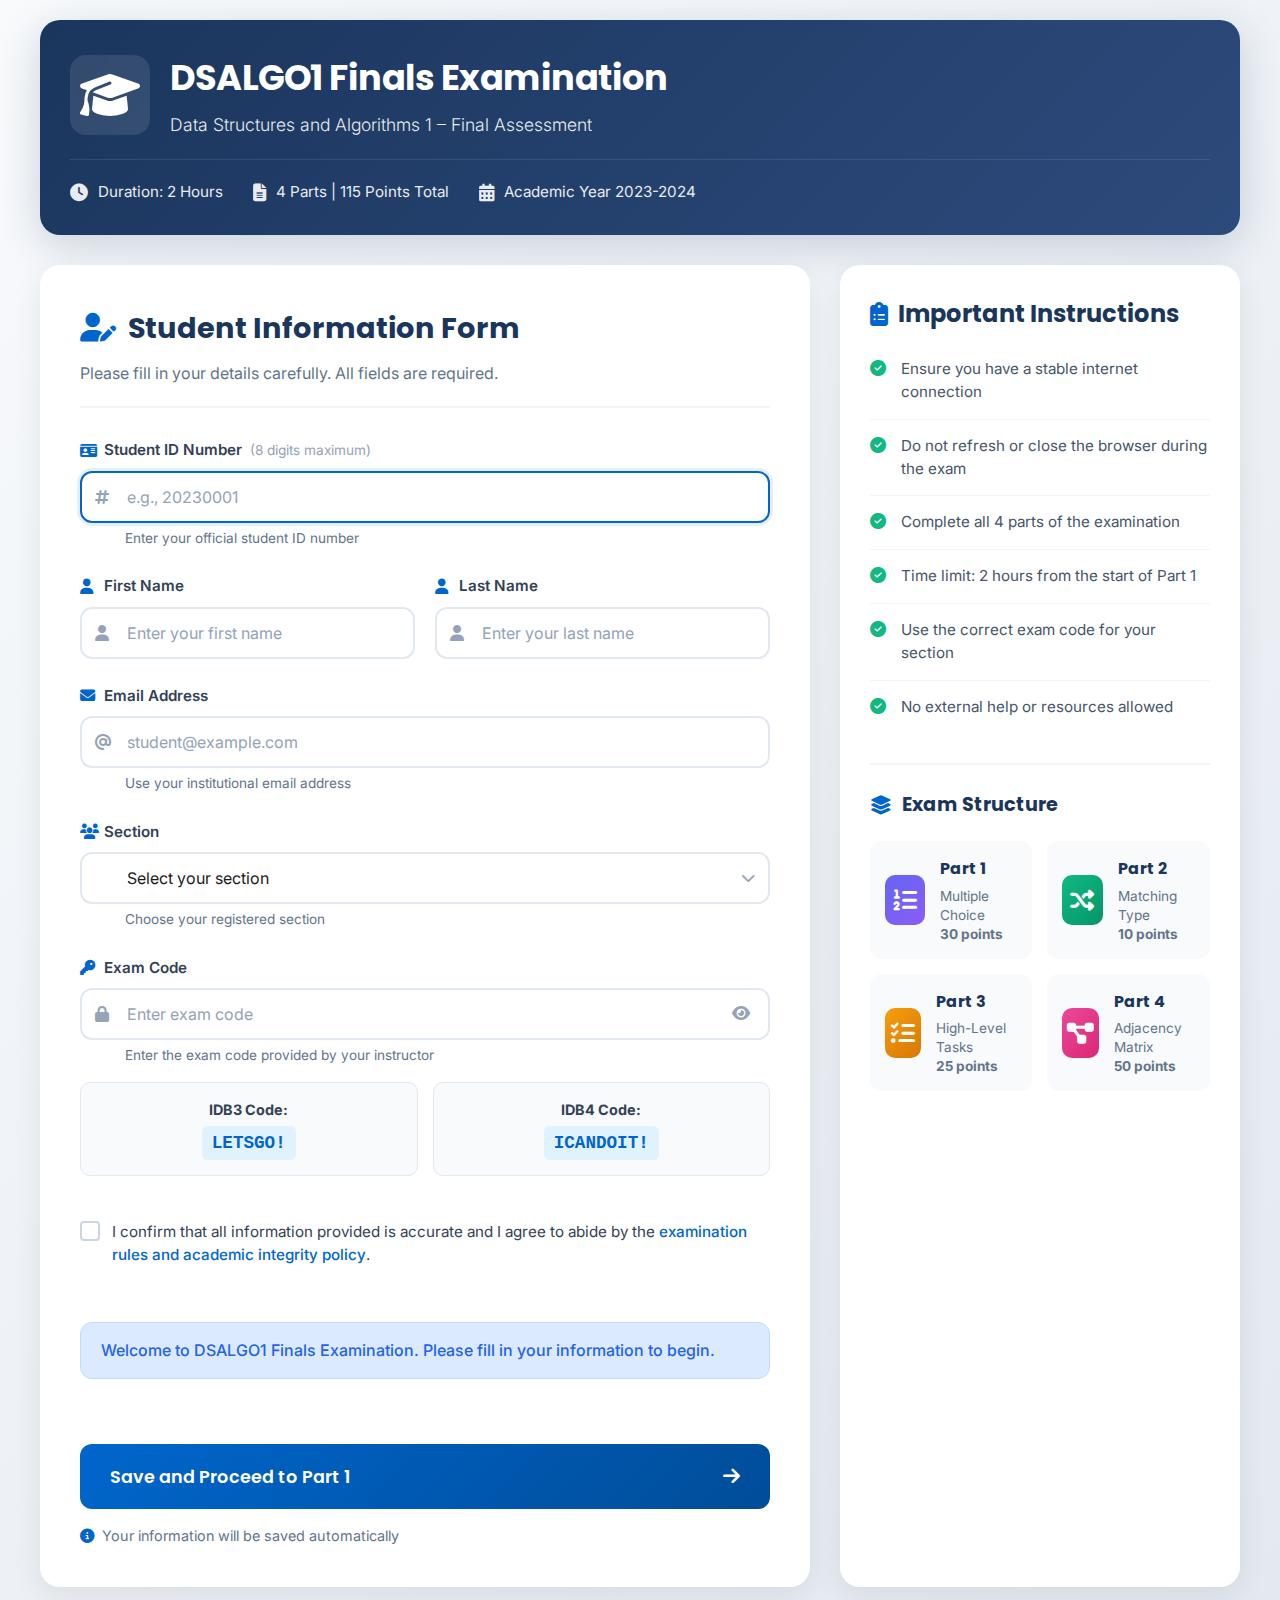
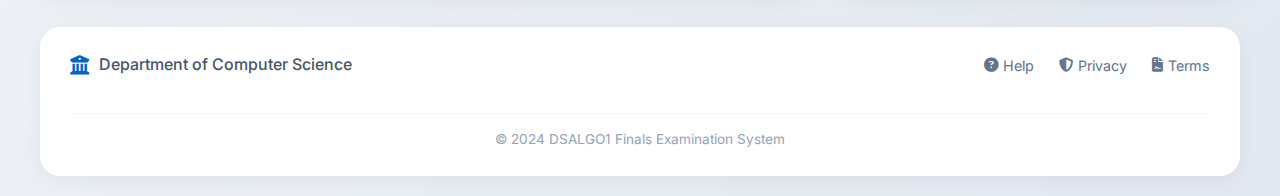
<file: public/activity/dsalgo1/index.html>
<!DOCTYPE html>
<html lang="en">
<head>
    <meta charset="UTF-8">
    <title>DSALGO1 Finals – Student Information</title>
    <meta name="viewport" content="width=device-width, initial-scale=1.0">
    <link rel="stylesheet" href="css/dsalgo1-finals-info.css">
    <link rel="stylesheet" href="https://cdnjs.cloudflare.com/ajax/libs/font-awesome/6.4.0/css/all.min.css">
    <link rel="preconnect" href="https://fonts.googleapis.com">
    <link rel="preconnect" href="https://fonts.gstatic.com" crossorigin>
    <link href="https://fonts.googleapis.com/css2?family=Inter:wght@300;400;500;600;700&family=Poppins:wght@400;500;600;700&display=swap" rel="stylesheet">
</head>
<body>
    <div class="container">
        <!-- Header Section -->
        <header class="exam-header">
            <div class="header-content">
                <div class="exam-icon">
                    <i class="fas fa-graduation-cap"></i>
                </div>
                <div>
                    <h1 class="exam-title">DSALGO1 Finals Examination</h1>
                    <p class="exam-subtitle">Data Structures and Algorithms 1 – Final Assessment</p>
                </div>
            </div>
            <div class="exam-meta">
                <div class="meta-item">
                    <i class="fas fa-clock"></i>
                    <span>Duration: 2 Hours</span>
                </div>
                <div class="meta-item">
                    <i class="fas fa-file-alt"></i>
                    <span>4 Parts | 115 Points Total</span>
                </div>
                <div class="meta-item">
                    <i class="fas fa-calendar-alt"></i>
                    <span>Academic Year 2023-2024</span>
                </div>
            </div>
        </header>

        <!-- Information Form -->
        <main class="main-content">
            <div class="info-card">
                <div class="card-header">
                    <h2><i class="fas fa-user-edit"></i> Student Information Form</h2>
                    <p class="card-subtitle">Please fill in your details carefully. All fields are required.</p>
                </div>

                <form id="infoForm" class="info-form">
                    <input type="hidden" name="examID" id="examID" value="dsalgo1-finals">

                    <!-- Student ID -->
                    <div class="form-group">
                        <label for="studentIDNumber" class="form-label">
                            <i class="fas fa-id-card"></i> Student ID Number
                            <span class="label-helper">(8 digits maximum)</span>
                        </label>
                        <div class="input-with-icon">
                            <i class="fas fa-hashtag input-icon"></i>
                            <input type="text" id="studentIDNumber" name="studentIDNumber"
                                   placeholder="e.g., 20230001" required
                                   maxlength="8" pattern="\d{1,8}"
                                   class="form-input">
                        </div>
                        <div class="form-hint">Enter your official student ID number</div>
                    </div>

                    <!-- Name Fields -->
                    <div class="form-row">
                        <div class="form-group">
                            <label for="firstName" class="form-label">
                                <i class="fas fa-user"></i> First Name
                            </label>
                            <div class="input-with-icon">
                                <i class="fas fa-user input-icon"></i>
                                <input type="text" id="firstName" name="firstName"
                                       placeholder="Enter your first name" required
                                       maxlength="30" class="form-input">
                            </div>
                        </div>
                        <div class="form-group">
                            <label for="lastName" class="form-label">
                                <i class="fas fa-user"></i> Last Name
                            </label>
                            <div class="input-with-icon">
                                <i class="fas fa-user input-icon"></i>
                                <input type="text" id="lastName" name="lastName"
                                       placeholder="Enter your last name" required
                                       maxlength="30" class="form-input">
                            </div>
                        </div>
                    </div>

                    <!-- Email -->
                    <div class="form-group">
                        <label for="email" class="form-label">
                            <i class="fas fa-envelope"></i> Email Address
                        </label>
                        <div class="input-with-icon">
                            <i class="fas fa-at input-icon"></i>
                            <input type="email" id="email" name="email"
                                   placeholder="student@example.com" required
                                   maxlength="50" class="form-input">
                        </div>
                        <div class="form-hint">Use your institutional email address</div>
                    </div>

                    <!-- Section Selection -->
                    <div class="form-group">
                        <label for="section" class="form-label">
                            <i class="fas fa-users"></i> Section
                        </label>
                        <div class="select-wrapper">
                            <i class="fas fa-chevron-down select-icon"></i>
                            <select id="section" name="section" required class="form-select">
                                <option value="">Select your section</option>
                                <option value="IDB3">IDB3 - Data Structures & Algorithms 1</option>
                                <option value="IDB4">IDB4 - Data Structures & Algorithms 1</option>
                            </select>
                        </div>
                        <div class="form-hint">Choose your registered section</div>
                    </div>

                    <!-- Exam Code -->
                    <div class="form-group">
                        <label for="examCode" class="form-label">
                            <i class="fas fa-key"></i> Exam Code
                        </label>
                        <div class="input-with-icon">
                            <i class="fas fa-lock input-icon"></i>
                            <input type="password" id="examCode" name="examCode"
                                   placeholder="Enter exam code" required
                                   maxlength="12" autocomplete="off"
                                   class="form-input">
                            <button type="button" class="toggle-password" id="togglePassword">
                                <i class="fas fa-eye"></i>
                            </button>
                        </div>
                        <div class="form-hint" id="examCodeHint">
                            Enter the exam code provided by your instructor
                        </div>
                        <div class="section-codes">
                            <div class="code-item" data-section="IDB3">
                                <strong>IDB3 Code:</strong> <code>LETSGO!</code>
                            </div>
                            <div class="code-item" data-section="IDB4">
                                <strong>IDB4 Code:</strong> <code>ICANDOIT!</code>
                            </div>
                        </div>
                    </div>

                    <!-- Terms and Conditions -->
                    <div class="terms-group">
                        <label class="checkbox-container">
                            <input type="checkbox" id="agreeTerms" name="agreeTerms" required>
                            <span class="checkmark"></span>
                            <span class="checkbox-label">
                                I confirm that all information provided is accurate and I agree to abide by the
                                <a href="#" class="terms-link">examination rules and academic integrity policy</a>.
                            </span>
                        </label>
                    </div>

                    <!-- Message Display -->
                    <div id="message" class="message-container"></div>

                    <!-- Submit Button -->
                    <div class="form-actions">
                        <button type="submit" class="submit-button" id="submitBtn">
                            <span class="button-text">Save and Proceed to Part 1</span>
                            <span class="button-icon">
                                <i class="fas fa-arrow-right"></i>
                            </span>
                        </button>
                        
                        <div class="action-help">
                            <i class="fas fa-info-circle"></i>
                            <span>Your information will be saved automatically</span>
                        </div>
                    </div>
                </form>
            </div>

            <!-- Instructions Panel -->
            <div class="instructions-card">
                <h3><i class="fas fa-clipboard-list"></i> Important Instructions</h3>
                <ul class="instructions-list">
                    <li>
                        <i class="fas fa-check-circle"></i>
                        <span>Ensure you have a stable internet connection</span>
                    </li>
                    <li>
                        <i class="fas fa-check-circle"></i>
                        <span>Do not refresh or close the browser during the exam</span>
                    </li>
                    <li>
                        <i class="fas fa-check-circle"></i>
                        <span>Complete all 4 parts of the examination</span>
                    </li>
                    <li>
                        <i class="fas fa-check-circle"></i>
                        <span>Time limit: 2 hours from the start of Part 1</span>
                    </li>
                    <li>
                        <i class="fas fa-check-circle"></i>
                        <span>Use the correct exam code for your section</span>
                    </li>
                    <li>
                        <i class="fas fa-check-circle"></i>
                        <span>No external help or resources allowed</span>
                    </li>
                </ul>
                
                <div class="exam-structure">
                    <h4><i class="fas fa-layer-group"></i> Exam Structure</h4>
                    <div class="structure-grid">
                        <div class="structure-item">
                            <div class="structure-icon part1">
                                <i class="fas fa-list-ol"></i>
                            </div>
                            <div class="structure-details">
                                <h5>Part 1</h5>
                                <p>Multiple Choice<br><strong>30 points</strong></p>
                            </div>
                        </div>
                        <div class="structure-item">
                            <div class="structure-icon part2">
                                <i class="fas fa-random"></i>
                            </div>
                            <div class="structure-details">
                                <h5>Part 2</h5>
                                <p>Matching Type<br><strong>10 points</strong></p>
                            </div>
                        </div>
                        <div class="structure-item">
                            <div class="structure-icon part3">
                                <i class="fas fa-tasks"></i>
                            </div>
                            <div class="structure-details">
                                <h5>Part 3</h5>
                                <p>High-Level Tasks<br><strong>25 points</strong></p>
                            </div>
                        </div>
                        <div class="structure-item">
                            <div class="structure-icon part4">
                                <i class="fas fa-project-diagram"></i>
                            </div>
                            <div class="structure-details">
                                <h5>Part 4</h5>
                                <p>Adjacency Matrix<br><strong>50 points</strong></p>
                            </div>
                        </div>
                    </div>
                </div>
            </div>
        </main>

        <!-- Footer -->
        <footer class="footer">
            <div class="footer-content">
                <div class="footer-logo">
                    <i class="fas fa-university"></i>
                    <span>Department of Computer Science</span>
                </div>
                <div class="footer-links">
                    <a href="#" class="footer-link"><i class="fas fa-question-circle"></i> Help</a>
                    <a href="#" class="footer-link"><i class="fas fa-shield-alt"></i> Privacy</a>
                    <a href="#" class="footer-link"><i class="fas fa-file-contract"></i> Terms</a>
                </div>
                <div class="footer-copyright">
                    &copy; 2024 DSALGO1 Finals Examination System
                </div>
            </div>
        </footer>

        <!-- Loading Overlay -->
        <div class="loading-overlay" id="loadingOverlay">
            <div class="loading-spinner"></div>
            <p>Loading your information...</p>
        </div>
    </div>

    <script src="js/dsalgo1-finals-info.js"></script>
</body>
</html>
</file>
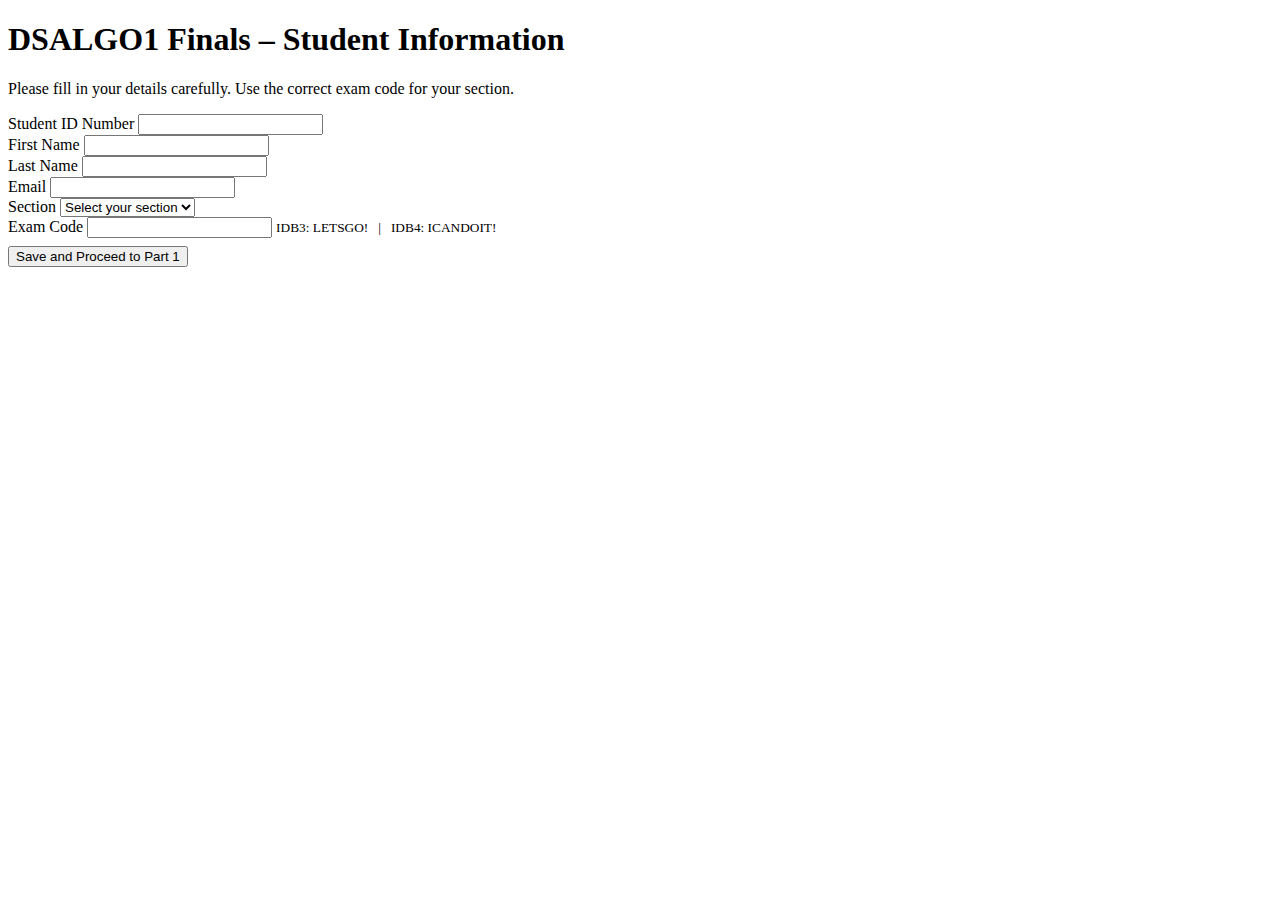
<file: public/activity/dsalgo1/dsalgo1-finals-info.html>
<!DOCTYPE html>
<html lang="en">
<head>
    <meta charset="UTF-8">
    <title>DSALGO1 Finals – Information</title>
    <meta name="viewport" content="width=device-width, initial-scale=1.0">
    <!-- You can plug in your global CSS here -->
    <!-- <link rel="stylesheet" href="/css/main.css"> -->
</head>
<body>
    <main>
        <h1>DSALGO1 Finals – Student Information</h1>
        <p>Please fill in your details carefully. Use the correct exam code for your section.</p>

        <form id="infoForm">
            <!-- Hidden examID -->
            <input type="hidden" name="examID" id="examID" value="dsalgo1-finals">

            <div>
                <label for="studentIDNumber">Student ID Number</label>
                <input type="text" id="studentIDNumber" name="studentIDNumber" required>
            </div>

            <div>
                <label for="firstName">First Name</label>
                <input type="text" id="firstName" name="firstName" required>
            </div>

            <div>
                <label for="lastName">Last Name</label>
                <input type="text" id="lastName" name="lastName" required>
            </div>

            <div>
                <label for="email">Email</label>
                <input type="email" id="email" name="email" required>
            </div>

            <div>
                <label for="section">Section</label>
                <select id="section" name="section" required>
                    <option value="">Select your section</option>
                    <option value="IDB3">IDB3</option>
                    <option value="IDB4">IDB4</option>
                </select>
            </div>

            <div>
                <label for="examCode">Exam Code</label>
                <input type="text" id="examCode" name="examCode" required>
                <small>
                    IDB3: LETSGO! &nbsp; | &nbsp; IDB4: ICANDOIT!
                </small>
            </div>

            <div id="message" style="color: red; margin-top: 0.5rem;"></div>

            <button type="submit">Save and Proceed to Part 1</button>
        </form>
    </main>

    <script>
        async function loadExistingInfo(studentIDNumber) {
            const examID = document.getElementById('examID').value;

            try {
                const res = await fetch('/activity/dsalgo1-finals/load', {
                    method: 'POST',
                    headers: { 'Content-Type': 'application/json' },
                    body: JSON.stringify({ examID, studentIDNumber })
                });

                const data = await res.json();
                if (!data.success || !data.data) {
                    return;
                }

                const doc = data.data;

                if (doc.firstName) document.getElementById('firstName').value = doc.firstName;
                if (doc.lastName) document.getElementById('lastName').value = doc.lastName;
                if (doc.email) document.getElementById('email').value = doc.email;
                if (doc.section) document.getElementById('section').value = doc.section;
                if (doc.examCode) document.getElementById('examCode').value = doc.examCode;
            } catch (err) {
                console.error('Load error:', err);
            }
        }

        document.getElementById('studentIDNumber').addEventListener('blur', (e) => {
            const id = e.target.value.trim();
            if (id) {
                loadExistingInfo(id);
            }
        });

        document.getElementById('infoForm').addEventListener('submit', async (e) => {
            e.preventDefault();
            const messageEl = document.getElementById('message');
            messageEl.textContent = '';

            const examID = document.getElementById('examID').value;
            const studentIDNumber = document.getElementById('studentIDNumber').value.trim();
            const firstName = document.getElementById('firstName').value.trim();
            const lastName = document.getElementById('lastName').value.trim();
            const email = document.getElementById('email').value.trim();
            const section = document.getElementById('section').value;
            const examCode = document.getElementById('examCode').value.trim();

            if (!studentIDNumber || !firstName || !lastName || !email || !section || !examCode) {
                messageEl.textContent = 'Please complete all fields.';
                return;
            }

            const payload = {
                examID,
                studentIDNumber,
                firstName,
                lastName,
                email,
                section,
                examCode,
                pageNumber: 0,
                answers: {} // nothing yet for answers
            };

            try {
                const res = await fetch('/activity/dsalgo1-finals/save-page', {
                    method: 'POST',
                    headers: { 'Content-Type': 'application/json' },
                    body: JSON.stringify(payload)
                });

                const data = await res.json();
                if (!data.success) {
                    messageEl.textContent = data.message || 'Failed to save. Please try again.';
                    return;
                }

                // redirect to Part 1 (MCQ page)
                window.location.href = '/activity/dsalgo1-finals-part1.html';
            } catch (err) {
                console.error('Save error:', err);
                messageEl.textContent = 'An error occurred while saving. Please try again.';
            }
        });
    </script>
</body>
</html>
</file>
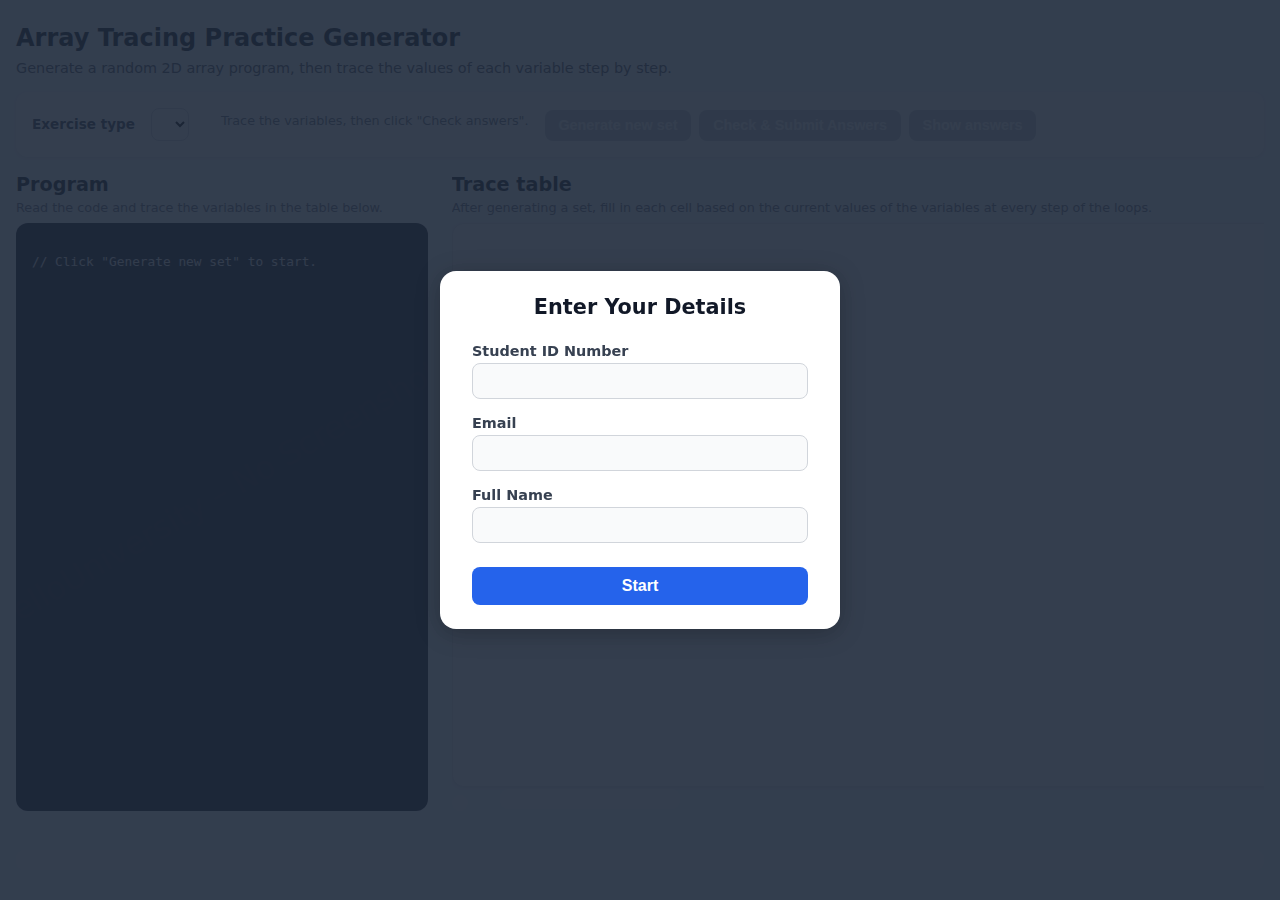
<file: public/activity/java/array-trace.html>
<!DOCTYPE html>
<html lang="en">
<head>
    <meta charset="UTF-8">
    <meta name="viewport" content="width=device-width, initial-scale=1.0">
    <title>HelloUniversity – Array Tracing Practice</title>
    <link rel="stylesheet" href="css/array-trace.css">
</head>
<body>
    <main class="page">
        <header class="page-header">
            <h1>Array Tracing Practice Generator</h1>
            <p>
                Generate a random 2D array program, then trace the values
                of each variable step by step.
            </p>
        </header>

        <section class="controls" aria-label="Tracing controls">
            <div class="control-row" style="flex-direction: row; align-items: center; gap: 1rem;">
                <label for="template-select">Exercise type</label>
                <select id="template-select">
                    <!-- Populated by JavaScript -->
                </select>
                <span class="section-note" style="margin-left: 1rem;">
                    Trace the variables, then click "Check answers".
                </span>
            </div>

            <div class="control-row buttons-row">
                <button id="generate-btn" type="button">
                    Generate new set
                </button>
                <button id="check-answers-btn" type="button" disabled>
                    Check &amp; Submit Answers
                </button>
                <button id="show-answers-btn" type="button" disabled>
                    Show answers
                </button>
            </div>
        </section>

        <!-- Flex container for code and trace table -->
        <div class="main-flex">
            <section class="code-section">
                <h2>Program</h2>
                <p class="section-note">
                    Read the code and trace the variables in the table below.
                </p>
                <pre class="code-block" oncontextmenu="return false;">
<code id="code-snippet">
// Click "Generate new set" to start.
</code>
                </pre>
            </section>

            <section class="trace-section">
                <h2>Trace table</h2>
                <p id="trace-description" class="section-note">
                    After generating a set, fill in each cell based on the current
                    values of the variables at every step of the loops.
                </p>
                <div id="table-container" class="table-container">
                    <!-- Table injected here -->
                </div>

                <div class="result-row" style="display: flex; align-items: center; gap: 2rem;">
                    <div id="result-summary" class="result-summary">
                        <!-- Final totals / pass count summary -->
                    </div>
                    <span id="message" class="message" style="min-width: 180px;"></span>
                </div>
            </section>
        </div>

        <section class="feedback-section">
            <p id="message" class="message"></p>
        </section>
    </main>

    <!-- User Info Modal -->
    <div id="tracing-modal" style="display: none;">
        <form id="tracing-form" class="modal-form" autocomplete="off" novalidate>
            <h2>Enter Your Details</h2>
            <label>
                Student ID Number
                <input type="text" name="studentIDNumber" required autocomplete="off" />
            </label>
            <label>
                Email
                <input type="email" name="email" required autocomplete="off" />
            </label>
            <label>
                Full Name
                <input type="text" name="fullname" required autocomplete="off" />
            </label>
            <button id="start-btn" type="submit">Start</button>
        </form>
    </div>

    <script src="js/array-trace.js"></script>
</body>
</html>
</file>
<file: public/activity/java/css/array-trace.css>
/* Layout */

*,
*::before,
*::after {
    box-sizing: border-box;
}

body {
    margin: 0;
    font-family: system-ui, -apple-system, BlinkMacSystemFont, "Segoe UI",
        sans-serif;
    background-color: #f5f7fb;
    color: #111827;
    height: 100vh;
    overflow: hidden;
}

.page {
    max-width: none;
    width: 100%;
    height: 100vh;
    margin: 0;
    padding: 1.5rem 1rem 1rem;
    display: flex;
    flex-direction: column;
    overflow: hidden;
}

.page-header {
    margin-bottom: 1rem;
    flex-shrink: 0;
}

.page-header h1 {
    margin: 0 0 0.5rem;
    font-size: 1.5rem;
}

.page-header p {
    margin: 0;
    color: #4b5563;
    font-size: 0.9rem;
}

/* Controls */

.controls {
    display: flex;
    flex-wrap: wrap;
    gap: 1rem;
    padding: 1rem;
    margin-bottom: 1rem;
    background-color: #ffffff;
    border-radius: 0.75rem;
    box-shadow: 0 1px 3px rgba(15, 23, 42, 0.08);
    flex-shrink: 0;
}

.control-row {
    display: flex;
    flex-direction: column;
    gap: 0.25rem;
    min-width: 200px;
}

.control-row label {
    font-size: 0.85rem;
    font-weight: 600;
    color: #374151;
}

#template-select {
    padding: 0.4rem 0.5rem;
    border-radius: 0.5rem;
    border: 1px solid #d1d5db;
    font-size: 0.9rem;
    background-color: #f9fafb;
}

.buttons-row {
    flex-direction: row;
    align-items: flex-end;
    gap: 0.5rem;
}

/* Buttons */

button {
    cursor: pointer;
    border-radius: 0.5rem;
    border: 1px solid transparent;
    padding: 0.4rem 0.8rem;
    font-size: 0.9rem;
    font-weight: 600;
    background-color: #2563eb;
    color: #ffffff;
    transition: background-color 0.15s ease, transform 0.1s ease,
        box-shadow 0.1s ease;
    white-space: nowrap;
}

button:disabled {
    opacity: 0.55;
    cursor: not-allowed;
    background-color: #9ca3af;
}

button:hover:not(:disabled) {
    background-color: #1d4ed8;
    box-shadow: 0 2px 4px rgba(37, 99, 235, 0.3);
}

button:active:not(:disabled) {
    transform: translateY(1px);
    box-shadow: none;
}

/* Main flex container for code and trace table */
.main-flex {
    display: flex;
    gap: 1.5rem;
    align-items: flex-start;
    flex: 1;
    min-height: 70%;
    overflow: hidden;
    margin-bottom: 1rem;
}

.code-section,
.trace-section {
    display: flex;
    flex-direction: column;
    height: 100%;
    overflow: hidden;
}

.code-section h2,
.trace-section h2 {
    margin: 0 0 0.25rem;
    font-size: 1.2rem;
    flex-shrink: 0;
}

.section-note {
    margin: 0 0 0.5rem;
    font-size: 0.8rem;
    color: #6b7280;
    flex-shrink: 0;
}

.code-section {
    flex: 0 0 33%;
    min-width: 0;
}

.trace-section {
    flex: 0 0 77%;
    min-width: 0;
}

/* Code block */
.code-block {
    flex: 1;
    margin: 0;
    padding: 0.75rem 1rem;
    background-color: #111827;
    color: #e5e7eb;
    border-radius: 0.75rem;
    overflow: auto;
    font-size: 0.8rem;
    line-height: 1.4;
    user-select: none;      /* <-- Allow selection */
    pointer-events: auto;   /* <-- Allow interaction */
    min-height: 420px;      /* <-- Increase height as needed */
}

/* Trace table container */
.table-container {
    flex: 1;
    overflow: auto;
    border: 1px solid #e5e7eb;
    border-radius: 0.75rem;
    background-color: #ffffff;
    box-shadow: 0 1px 3px rgba(15, 23, 42, 0.08);
    min-height: 200px;
}

/* Trace table */
.trace-table {
    width: auto;              /* Don't stretch table to full container width */
    max-width: 100%;          /* Prevent overflow */
    border-collapse: collapse;
    table-layout: fixed;
    margin-left: 0;   /* Left align the table */
    margin-right: 0;
}

.trace-table thead {
    background-color: #e5e7eb;
    position: sticky;
    top: 0;
    z-index: 1;
}

.trace-table th,
.trace-table td {
    min-width: 108px;          /* Even smaller minimum width */
    max-width: 108px;          /* Even smaller maximum width */
    padding: 0.05rem 0.08rem; /* Less padding */
    font-size: 0.6rem;        /* Smaller text */
    border-bottom: 1px solid #e5e7eb;
    text-align: center;
    overflow: hidden;
    text-overflow: ellipsis;
    white-space: nowrap;
}

.trace-table th {
    font-weight: 600;
    position: sticky;
    top: 0;
    background-color: #e5e7eb;
}

.trace-table td {
    background-color: #ffffff;
}

.trace-table tbody tr:nth-child(even) td {
    background-color: #f9fafb;
}

.trace-table tbody tr:hover td {
    background-color: #e0e7ff;
    transition: background 0.15s;
}

/* Inputs inside table */
.trace-input {
    min-width: 0;          /* Smaller input */
    width: 100%;  
    font-size: 0.6rem;
    padding: 0.05rem 0.08rem;
    border-radius: 0.35rem;
    border: 1px solid #d1d5db;
    background-color: #ffffff;
    text-align: center;
}

.trace-input:focus {
    outline: 2px solid #2563eb;
    outline-offset: 0;
    background-color: #ffffff;
}

/* Result summary */
.result-summary {
    margin-top: 0.5rem;
    font-size: 0.85rem;
    color: #374151;
    padding: 0.5rem;
    background-color: #f8fafc;
    border-radius: 0.5rem;
    flex-shrink: 0;
}

/* Feedback section */
.feedback-section {
    margin-top: 0.5rem;
    flex-shrink: 0;
}

.message {
    min-height: 1.25rem;
    font-size: 0.9rem;
    font-weight: 500;
    padding: 0.5rem;
    border-radius: 0.5rem;
    background-color: #f8fafc;
}

/* Cell correctness */
.cell-correct {
    background-color: #dcfce7 !important;
    border-color: #16a34a !important;
}

.cell-incorrect {
    background-color: #fee2e2 !important;
    border-color: #dc2626 !important;
}

/* Watermark for code section */
.code-section {
    position: relative;
}

.code-section::after {
    content: "HelloUniversity – No Screenshots";
    position: absolute;
    top: 50%;
    left: 50%;
    transform: translate(-50%, -50%) rotate(-30deg);
    font-size: 2rem;
    color: rgba(200, 0, 0, 0.08);
    pointer-events: none;
    user-select: none;
    z-index: 2;
    white-space: nowrap;
}

/* Modal overlay and form styling */
#tracing-modal {
    position: fixed;
    z-index: 1000;
    left: 0; top: 0; right: 0; bottom: 0;
    background: rgba(30, 41, 59, 0.9);
    display: flex;
    align-items: center;
    justify-content: center;
    padding: 1rem;
}

.modal-form {
    background: #fff;
    padding: 1.5rem 2rem;
    border-radius: 1rem;
    box-shadow: 0 4px 24px rgba(0,0,0,0.25);
    display: flex;
    flex-direction: column;
    gap: 1rem;
    width: 100%;
    max-width: 400px;
}

.modal-form h2 {
    margin-top: 0;
    margin-bottom: 0.5rem;
    font-size: 1.3rem;
    text-align: center;
    color: #111827;
}

.modal-form label {
    display: flex;
    flex-direction: column;
    font-weight: 600;
    font-size: 0.9rem;
    color: #374151;
    gap: 0.25rem;
}

.modal-form input {
    padding: 0.5rem 0.75rem;
    border-radius: 0.5rem;
    border: 1px solid #d1d5db;
    font-size: 1rem;
    background: #f9fafb;
    transition: border-color 0.15s;
}

.modal-form input:focus {
    outline: 2px solid #2563eb;
    border-color: transparent;
}

.modal-form button[type="submit"] {
    margin-top: 0.5rem;
    background: #2563eb;
    color: #fff;
    border: none;
    border-radius: 0.5rem;
    padding: 0.6rem 0;
    font-size: 1rem;
    font-weight: 600;
    cursor: pointer;
    transition: background 0.15s;
}

.modal-form button[type="submit"]:hover {
    background: #1d4ed8;
}

/* Responsive adjustments */
@media (max-width: 900px) {
    .main-flex {
        flex-direction: column;
        gap: 1rem;
    }
    
    .code-section,
    .trace-section {
        flex: 0 0 auto;
        height: 50%;
    }
    
    .controls {
        flex-direction: column;
    }
    
    .buttons-row {
        flex-wrap: wrap;
    }
    
    button {
        flex: 1;
        min-width: 120px;
    }
}

@media (max-height: 700px) {
    .page {
        padding: 1rem 0.75rem 0.5rem;
    }
    
    .code-block,
    .table-container {
        font-size: 0.7rem;
    }
    
    .trace-table th,
    .trace-table td {
        padding: 0.15rem 0.2rem;
    }
    
    .trace-input {
        padding: 0.1rem 0.15rem;
    }
}
</file>
<file: public/activity/dsalgo1/css/dsalgo1-finals-info.css>
/* Reset and Base Styles */
* {
    margin: 0;
    padding: 0;
    box-sizing: border-box;
}

body {
    font-family: 'Inter', -apple-system, BlinkMacSystemFont, 'Segoe UI', sans-serif;
    line-height: 1.6;
    color: #1a1a1a;
    background: linear-gradient(135deg, #f8fafc 0%, #e2e8f0 100%);
    min-height: 100vh;
    padding: 20px;
}

.container {
    max-width: 1200px;
    margin: 0 auto;
}

/* Header Styles */
.exam-header {
    background: linear-gradient(135deg, #1a365d 0%, #2d4a7c 100%);
    color: white;
    border-radius: 20px;
    padding: 30px;
    margin-bottom: 30px;
    box-shadow: 0 10px 40px rgba(26, 54, 93, 0.2);
    animation: slideDown 0.6s ease-out;
}

.header-content {
    display: flex;
    align-items: center;
    gap: 20px;
    margin-bottom: 20px;
}

.exam-icon {
    font-size: 3rem;
    background: rgba(255, 255, 255, 0.1);
    width: 80px;
    height: 80px;
    display: flex;
    align-items: center;
    justify-content: center;
    border-radius: 16px;
    backdrop-filter: blur(10px);
}

.exam-title {
    font-family: 'Poppins', sans-serif;
    font-size: 2.2rem;
    font-weight: 700;
    margin-bottom: 5px;
    letter-spacing: -0.5px;
}

.exam-subtitle {
    font-size: 1.1rem;
    opacity: 0.9;
    font-weight: 300;
}

.exam-meta {
    display: flex;
    gap: 30px;
    flex-wrap: wrap;
    padding-top: 20px;
    border-top: 1px solid rgba(255, 255, 255, 0.1);
}

.meta-item {
    display: flex;
    align-items: center;
    gap: 10px;
    font-size: 0.95rem;
    opacity: 0.9;
}

.meta-item i {
    font-size: 1.1rem;
}

/* Main Content Layout */
.main-content {
    display: grid;
    grid-template-columns: 1fr 400px;
    gap: 30px;
    margin-bottom: 40px;
}

@media (max-width: 992px) {
    .main-content {
        grid-template-columns: 1fr;
    }
}

/* Info Card */
.info-card {
    background: white;
    border-radius: 20px;
    padding: 40px;
    box-shadow: 0 8px 30px rgba(0, 0, 0, 0.08);
    animation: fadeIn 0.8s ease-out 0.2s both;
}

.card-header {
    margin-bottom: 30px;
    padding-bottom: 20px;
    border-bottom: 2px solid #f1f5f9;
}

.card-header h2 {
    font-family: 'Poppins', sans-serif;
    font-size: 1.8rem;
    color: #1a365d;
    margin-bottom: 10px;
    display: flex;
    align-items: center;
    gap: 12px;
}

.card-header h2 i {
    color: #0066cc;
}

.card-subtitle {
    color: #64748b;
    font-size: 1rem;
}

/* Form Styles */
.info-form {
    display: flex;
    flex-direction: column;
    gap: 25px;
}

.form-group {
    position: relative;
}

.form-label {
    display: block;
    margin-bottom: 8px;
    font-weight: 600;
    color: #334155;
    font-size: 0.95rem;
    display: flex;
    align-items: center;
    gap: 8px;
}

.form-label i {
    color: #0066cc;
    width: 16px;
}

.label-helper {
    font-weight: normal;
    color: #94a3b8;
    font-size: 0.85rem;
}

.input-with-icon {
    position: relative;
    display: flex;
    align-items: center;
}

.input-icon {
    position: absolute;
    left: 15px;
    color: #94a3b8;
    font-size: 1rem;
    pointer-events: none;
}

.form-input {
    width: 100%;
    padding: 14px 15px 14px 45px;
    font-size: 1rem;
    border: 2px solid #e2e8f0;
    border-radius: 12px;
    background: white;
    color: #1a1a1a;
    transition: all 0.3s ease;
    font-family: 'Inter', sans-serif;
}

.form-input:focus {
    outline: none;
    border-color: #0066cc;
    box-shadow: 0 0 0 3px rgba(0, 102, 204, 0.1);
}

.form-input::placeholder {
    color: #94a3b8;
}

.toggle-password {
    position: absolute;
    right: 15px;
    background: none;
    border: none;
    color: #94a3b8;
    cursor: pointer;
    font-size: 1rem;
    padding: 5px;
    transition: color 0.3s ease;
}

.toggle-password:hover {
    color: #0066cc;
}

.form-hint {
    font-size: 0.85rem;
    color: #64748b;
    margin-top: 5px;
    margin-left: 45px;
}

/* Form Row for Two Columns */
.form-row {
    display: grid;
    grid-template-columns: 1fr 1fr;
    gap: 20px;
}

@media (max-width: 768px) {
    .form-row {
        grid-template-columns: 1fr;
    }
}

/* Select Styles */
.select-wrapper {
    position: relative;
}

.select-icon {
    position: absolute;
    right: 15px;
    top: 50%;
    transform: translateY(-50%);
    color: #94a3b8;
    pointer-events: none;
    font-size: 0.9rem;
}

.form-select {
    width: 100%;
    padding: 14px 45px 14px 45px;
    font-size: 1rem;
    border: 2px solid #e2e8f0;
    border-radius: 12px;
    background: white;
    color: #1a1a1a;
    appearance: none;
    cursor: pointer;
    transition: all 0.3s ease;
    font-family: 'Inter', sans-serif;
}

.form-select:focus {
    outline: none;
    border-color: #0066cc;
    box-shadow: 0 0 0 3px rgba(0, 102, 204, 0.1);
}

/* Section Codes */
.section-codes {
    display: grid;
    grid-template-columns: 1fr 1fr;
    gap: 15px;
    margin-top: 15px;
}

@media (max-width: 768px) {
    .section-codes {
        grid-template-columns: 1fr;
    }
}

.code-item {
    background: #f8fafc;
    border: 1px solid #e2e8f0;
    border-radius: 10px;
    padding: 15px;
    text-align: center;
    transition: all 0.3s ease;
}

.code-item:hover {
    background: #f1f5f9;
    transform: translateY(-2px);
}

.code-item strong {
    display: block;
    margin-bottom: 5px;
    color: #334155;
    font-size: 0.9rem;
}

.code-item code {
    font-family: 'Monaco', 'Consolas', monospace;
    font-size: 1.1rem;
    color: #0066cc;
    font-weight: 600;
    background: #e0f2fe;
    padding: 3px 10px;
    border-radius: 6px;
    display: inline-block;
}

/* Terms and Conditions */
.terms-group {
    margin: 20px 0;
}

.checkbox-container {
    display: flex;
    align-items: flex-start;
    gap: 12px;
    cursor: pointer;
    font-size: 0.95rem;
    line-height: 1.5;
}

.checkbox-container input {
    display: none;
}

.checkmark {
    flex-shrink: 0;
    width: 20px;
    height: 20px;
    border: 2px solid #cbd5e1;
    border-radius: 4px;
    position: relative;
    transition: all 0.3s ease;
}

.checkbox-container input:checked ~ .checkmark {
    background: #0066cc;
    border-color: #0066cc;
}

.checkbox-container input:checked ~ .checkmark::after {
    content: '✓';
    position: absolute;
    top: 50%;
    left: 50%;
    transform: translate(-50%, -50%);
    color: white;
    font-size: 12px;
    font-weight: bold;
}

.checkbox-label {
    color: #334155;
}

.terms-link {
    color: #0066cc;
    text-decoration: none;
    font-weight: 500;
    transition: color 0.3s ease;
}

.terms-link:hover {
    color: #004d99;
    text-decoration: underline;
}

/* Message Container */
.message-container {
    padding: 15px 20px;
    border-radius: 12px;
    font-weight: 500;
    margin: 10px 0;
    opacity: 0;
    transform: translateY(-10px);
    transition: all 0.3s ease;
}

.message-container.show {
    opacity: 1;
    transform: translateY(0);
}

.message-container.error {
    background: #fee2e2;
    color: #dc2626;
    border: 1px solid #fecaca;
}

.message-container.success {
    background: #d1fae5;
    color: #059669;
    border: 1px solid #a7f3d0;
}

.message-container.info {
    background: #dbeafe;
    color: #2563eb;
    border: 1px solid #bfdbfe;
}

/* Form Actions */
.form-actions {
    margin-top: 30px;
}

.submit-button {
    width: 100%;
    padding: 18px 30px;
    background: linear-gradient(135deg, #0066cc 0%, #004d99 100%);
    color: white;
    border: none;
    border-radius: 12px;
    font-size: 1.1rem;
    font-weight: 600;
    cursor: pointer;
    display: flex;
    align-items: center;
    justify-content: space-between;
    transition: all 0.3s ease;
    font-family: 'Poppins', sans-serif;
}

.submit-button:hover:not(:disabled) {
    transform: translateY(-2px);
    box-shadow: 0 8px 25px rgba(0, 102, 204, 0.3);
}

.submit-button:disabled {
    opacity: 0.6;
    cursor: not-allowed;
}

.button-text {
    display: flex;
    align-items: center;
    gap: 10px;
}

.button-icon {
    font-size: 1.2rem;
    transition: transform 0.3s ease;
}

.submit-button:hover .button-icon {
    transform: translateX(5px);
}

.action-help {
    display: flex;
    align-items: center;
    gap: 8px;
    margin-top: 15px;
    font-size: 0.9rem;
    color: #64748b;
}

.action-help i {
    color: #0066cc;
}

/* Instructions Card */
.instructions-card {
    background: white;
    border-radius: 20px;
    padding: 30px;
    box-shadow: 0 8px 30px rgba(0, 0, 0, 0.08);
    animation: fadeIn 0.8s ease-out 0.4s both;
}

.instructions-card h3 {
    font-family: 'Poppins', sans-serif;
    font-size: 1.5rem;
    color: #1a365d;
    margin-bottom: 25px;
    display: flex;
    align-items: center;
    gap: 10px;
}

.instructions-card h3 i {
    color: #0066cc;
}

.instructions-list {
    list-style: none;
    margin-bottom: 30px;
}

.instructions-list li {
    display: flex;
    align-items: flex-start;
    gap: 15px;
    margin-bottom: 15px;
    padding-bottom: 15px;
    border-bottom: 1px solid #f1f5f9;
}

.instructions-list li:last-child {
    border-bottom: none;
}

.instructions-list i {
    color: #10b981;
    font-size: 1rem;
    margin-top: 2px;
    flex-shrink: 0;
}

.instructions-list span {
    color: #475569;
    font-size: 0.95rem;
    line-height: 1.5;
}

/* Exam Structure */
.exam-structure {
    margin-top: 30px;
    padding-top: 25px;
    border-top: 2px solid #f1f5f9;
}

.exam-structure h4 {
    font-family: 'Poppins', sans-serif;
    font-size: 1.2rem;
    color: #1a365d;
    margin-bottom: 20px;
    display: flex;
    align-items: center;
    gap: 10px;
}

.exam-structure h4 i {
    color: #0066cc;
}

.structure-grid {
    display: grid;
    grid-template-columns: repeat(2, 1fr);
    gap: 15px;
}

@media (max-width: 576px) {
    .structure-grid {
        grid-template-columns: 1fr;
    }
}

.structure-item {
    background: #f8fafc;
    border-radius: 12px;
    padding: 15px;
    display: flex;
    align-items: center;
    gap: 15px;
    transition: all 0.3s ease;
}

.structure-item:hover {
    transform: translateY(-2px);
    box-shadow: 0 4px 12px rgba(0, 0, 0, 0.1);
}

.structure-icon {
    width: 50px;
    height: 50px;
    border-radius: 10px;
    display: flex;
    align-items: center;
    justify-content: center;
    font-size: 1.5rem;
    color: white;
}

.structure-icon.part1 {
    background: linear-gradient(135deg, #6366f1, #8b5cf6);
}

.structure-icon.part2 {
    background: linear-gradient(135deg, #10b981, #059669);
}

.structure-icon.part3 {
    background: linear-gradient(135deg, #f59e0b, #d97706);
}

.structure-icon.part4 {
    background: linear-gradient(135deg, #ec4899, #db2777);
}

.structure-details h5 {
    font-family: 'Poppins', sans-serif;
    font-size: 1rem;
    color: #1a365d;
    margin-bottom: 5px;
}

.structure-details p {
    font-size: 0.85rem;
    color: #64748b;
    line-height: 1.4;
}

/* Footer */
.footer {
    background: white;
    border-radius: 20px;
    padding: 25px 30px;
    margin-top: 40px;
    box-shadow: 0 4px 20px rgba(0, 0, 0, 0.05);
}

.footer-content {
    display: flex;
    justify-content: space-between;
    align-items: center;
    flex-wrap: wrap;
    gap: 20px;
}

.footer-logo {
    display: flex;
    align-items: center;
    gap: 10px;
    color: #475569;
    font-weight: 500;
}

.footer-logo i {
    color: #0066cc;
    font-size: 1.2rem;
}

.footer-links {
    display: flex;
    gap: 25px;
}

.footer-link {
    color: #64748b;
    text-decoration: none;
    font-size: 0.9rem;
    display: flex;
    align-items: center;
    gap: 5px;
    transition: color 0.3s ease;
}

.footer-link:hover {
    color: #0066cc;
}

.footer-copyright {
    color: #94a3b8;
    font-size: 0.85rem;
    width: 100%;
    text-align: center;
    margin-top: 15px;
    padding-top: 15px;
    border-top: 1px solid #f1f5f9;
}

/* Loading Overlay */
.loading-overlay {
    position: fixed;
    top: 0;
    left: 0;
    width: 100%;
    height: 100%;
    background: rgba(255, 255, 255, 0.95);
    display: none;
    flex-direction: column;
    align-items: center;
    justify-content: center;
    z-index: 1000;
    backdrop-filter: blur(5px);
}

.loading-spinner {
    width: 50px;
    height: 50px;
    border: 4px solid #e2e8f0;
    border-top: 4px solid #0066cc;
    border-radius: 50%;
    animation: spin 1s linear infinite;
    margin-bottom: 20px;
}

.loading-overlay p {
    color: #475569;
    font-weight: 500;
}

/* Animations */
@keyframes slideDown {
    from {
        opacity: 0;
        transform: translateY(-30px);
    }
    to {
        opacity: 1;
        transform: translateY(0);
    }
}

@keyframes fadeIn {
    from {
        opacity: 0;
        transform: translateY(20px);
    }
    to {
        opacity: 1;
        transform: translateY(0);
    }
}

@keyframes spin {
    0% { transform: rotate(0deg); }
    100% { transform: rotate(360deg); }
}

/* Responsive Design */
@media (max-width: 768px) {
    body {
        padding: 10px;
    }
    
    .exam-header {
        padding: 20px;
    }
    
    .exam-title {
        font-size: 1.8rem;
    }
    
    .info-card {
        padding: 25px;
    }
    
    .instructions-card {
        padding: 25px;
    }
    
    .form-input,
    .form-select {
        padding: 12px 15px 12px 45px;
    }
    
    .submit-button {
        padding: 15px 20px;
        font-size: 1rem;
    }
    
    .footer-content {
        flex-direction: column;
        text-align: center;
    }
    
    .footer-links {
        justify-content: center;
    }
}
</file>
